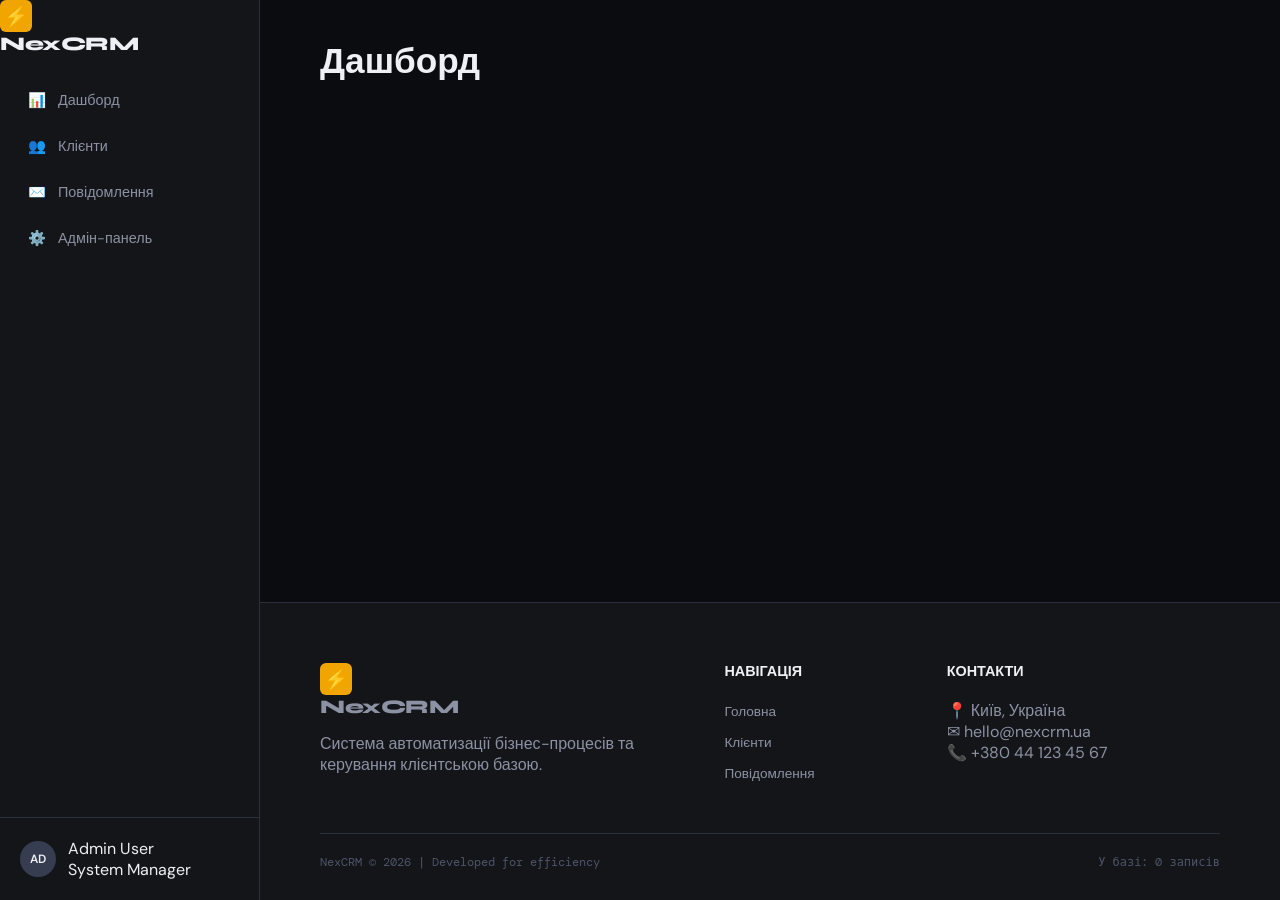
<file: Сайт/index.html>
<!DOCTYPE html>
<html lang="uk">
<head>
    <meta charset="UTF-8"/>
    <meta name="viewport" content="width=device-width, initial-scale=1.0"/>
    <title>NexCRM — Client Management System</title>
    
    <link rel="preconnect" href="https://fonts.googleapis.com"/>
    <link href="https://fonts.googleapis.com/css2?family=Syne:wght@400;700;800&family=DM+Mono:wght@400;500&family=DM+Sans:wght@400;500;600&display=swap" rel="stylesheet"/>
    
    <link rel="stylesheet" href="styles.css">
</head>
<body>

    <aside class="sidebar">
        <div class="sb-brand">
            <div class="sb-logo">⚡</div>
            <div class="sb-name">NexCRM</div>
        </div>
        
        <nav class="nav-list">
            <div class="nav-item active" onclick="goPage('dashboard')">
                <span class="nav-icon">📊</span> Дашборд
            </div>
            <div class="nav-item" onclick="goPage('clients')">
                <span class="nav-icon">👥</span> Клієнти
            </div>
            <div class="nav-item" onclick="goPage('contacts')">
                <span class="nav-icon">✉️</span> Повідомлення
            </div>
            <div class="nav-item" onclick="goPage('admin')">
                <span class="nav-icon">⚙️</span> Адмін-панель
            </div>
        </nav>

        <div class="sb-user">
            <div class="user-avatar">AD</div>
            <div class="user-info">
                <div class="user-name">Admin User</div>
                <div class="user-role">System Manager</div>
            </div>
        </div>
    </aside>

    <main class="main-content">
        
        <section id="page-dashboard" class="page">
            <header class="page-header">
                <h1 class="page-title">Дашборд</h1>
            </header>
            <div id="dashboard-content">
                </div>
        </section>

        <section id="page-clients" class="page" style="display:none;">
            <header class="page-header">
                <h1 class="page-title">База клієнтів</h1>
                <button class="btn btn-primary" onclick="openClientModal()">+ Додати клієнта</button>
            </header>
            <div class="card">
                <div id="clients-table-container">
                    </div>
            </div>
        </section>

        <section id="page-contacts" class="page" style="display:none;">
            <header class="page-header">
                <h1 class="page-title">Зворотний зв'язок</h1>
            </header>
            <div id="contacts-list"></div>
        </section>

        <section id="page-admin" class="page" style="display:none;">
            <header class="page-header">
                <h1 class="page-title">Налаштування системи</h1>
            </header>
            <div class="card">
                <button class="btn btn-danger" onclick="clearAllData()">Видалити всі дані</button>
                <button class="btn" onclick="seedDemoData()">Завантажити демо-дані</button>
            </div>
        </section>

        <footer class="footer">
            <div class="footer-grid">
                <div class="footer-col">
                    <div class="sb-brand" style="padding:0; border:none; margin-bottom:15px;">
                        <div class="sb-logo">⚡</div>
                        <div class="sb-name">NexCRM</div>
                    </div>
                    <p>Система автоматизації бізнес-процесів та керування клієнтською базою.</p>
                </div>
                <div class="footer-col">
                    <h4>Навігація</h4>
                    <ul class="footer-links">
                        <li><a onclick="goPage('dashboard')">Головна</a></li>
                        <li><a onclick="goPage('clients')">Клієнти</a></li>
                        <li><a onclick="goPage('contacts')">Повідомлення</a></li>
                    </ul>
                </div>
                <div class="footer-col">
                    <h4>Контакти</h4>
                    <p>📍 Київ, Україна</p>
                    <p>✉ hello@nexcrm.ua</p>
                    <p>📞 +380 44 123 45 67</p>
                </div>
            </div>
            <div class="footer-bottom">
                <div>NexCRM &copy; 2026 | Developed for efficiency</div>
                <div>У базі: <span id="footer-count">0</span> записів</div>
            </div>
        </footer>
    </main>

    <div id="modal-overlay" class="modal-overlay" onclick="closeModal()">
        <div class="modal-card" onclick="event.stopPropagation()">
            <h2 id="modal-title">Клієнт</h2>
            <div id="modal-body">
                </div>
        </div>
    </div>

    <div id="toast-container"></div>

    <script src="scripts.js"></script>
</body>
</html>
</file>
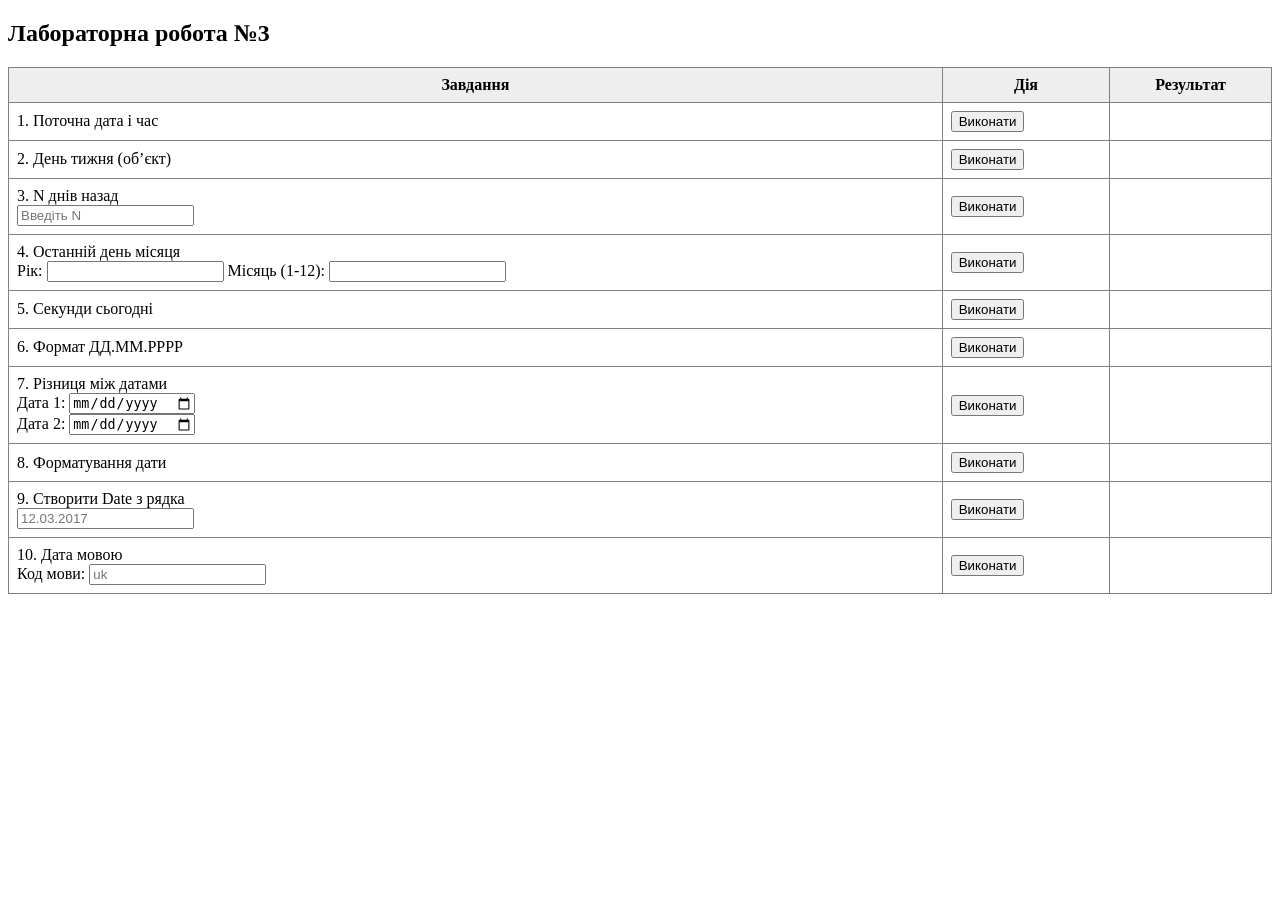
<file: Lab3/lab3.html>
<!DOCTYPE html>
<html lang="uk">
<head>
    <meta charset="UTF-8">
    <title>Lab 3 - Date</title>
    <script src="lab3_lib.js"></script>
    <script src="lab3.js" defer></script>
    <style>
        table { border-collapse: collapse; width: 100%; }
        td, th { border: 1px solid gray; padding: 8px; }
        th { background: #eee; }
    </style>
</head>
<body>

<h2>Лабораторна робота №3</h2>

<table>
<tr>
    <th>Завдання</th>
    <th>Дія</th>
    <th>Результат</th>
</tr>

<!-- 1 -->
<tr>
    <td>1. Поточна дата і час</td>
    <td><button onclick="showCurrentDate()">Виконати</button></td>
    <td id="result1"></td>
</tr>

<!-- 2 -->
<tr>
    <td>2. День тижня (об’єкт)</td>
    <td><button onclick="task2()">Виконати</button></td>
    <td id="result2"></td>
</tr>

<!-- 3 -->
<tr>
    <td>
        3. N днів назад <br>
        <input type="text" id="daysAgo" placeholder="Введіть N">
    </td>
    <td><button onclick="task3()">Виконати</button></td>
    <td id="result3"></td>
</tr>

<!-- 4 -->
<tr>
    <td>
        4. Останній день місяця <br>
        Рік: <input type="text" id="year">
        Місяць (1-12): <input type="text" id="month">
    </td>
    <td><button onclick="task4()">Виконати</button></td>
    <td id="result4"></td>
</tr>

<!-- 5 -->
<tr>
    <td>5. Секунди сьогодні</td>
    <td><button onclick="task5()">Виконати</button></td>
    <td id="result5"></td>
</tr>

<!-- 6 -->
<tr>
    <td>6. Формат ДД.ММ.РРРР</td>
    <td><button onclick="task6()">Виконати</button></td>
    <td id="result6"></td>
</tr>

<!-- 7 -->
<tr>
    <td>
        7. Різниця між датами <br>
        Дата 1: <input type="date" id="date1"><br>
        Дата 2: <input type="date" id="date2">
    </td>
    <td><button onclick="task7()">Виконати</button></td>
    <td id="result7"></td>
</tr>

<!-- 8 -->
<tr>
    <td>8. Форматування дати</td>
    <td><button onclick="task8()">Виконати</button></td>
    <td id="result8"></td>
</tr>

<!-- 9 -->
<tr>
    <td>
        9. Створити Date з рядка <br>
        <input type="text" id="dateString" placeholder="12.03.2017">
    </td>
    <td><button onclick="task9()">Виконати</button></td>
    <td id="result9"></td>
</tr>

<!-- 10 -->
<tr>
    <td>
        10. Дата мовою <br>
        Код мови: <input type="text" id="lang" placeholder="uk">
    </td>
    <td><button onclick="task10()">Виконати</button></td>
    <td id="result10"></td>
</tr>

</table>

</body>
</html>
</file>
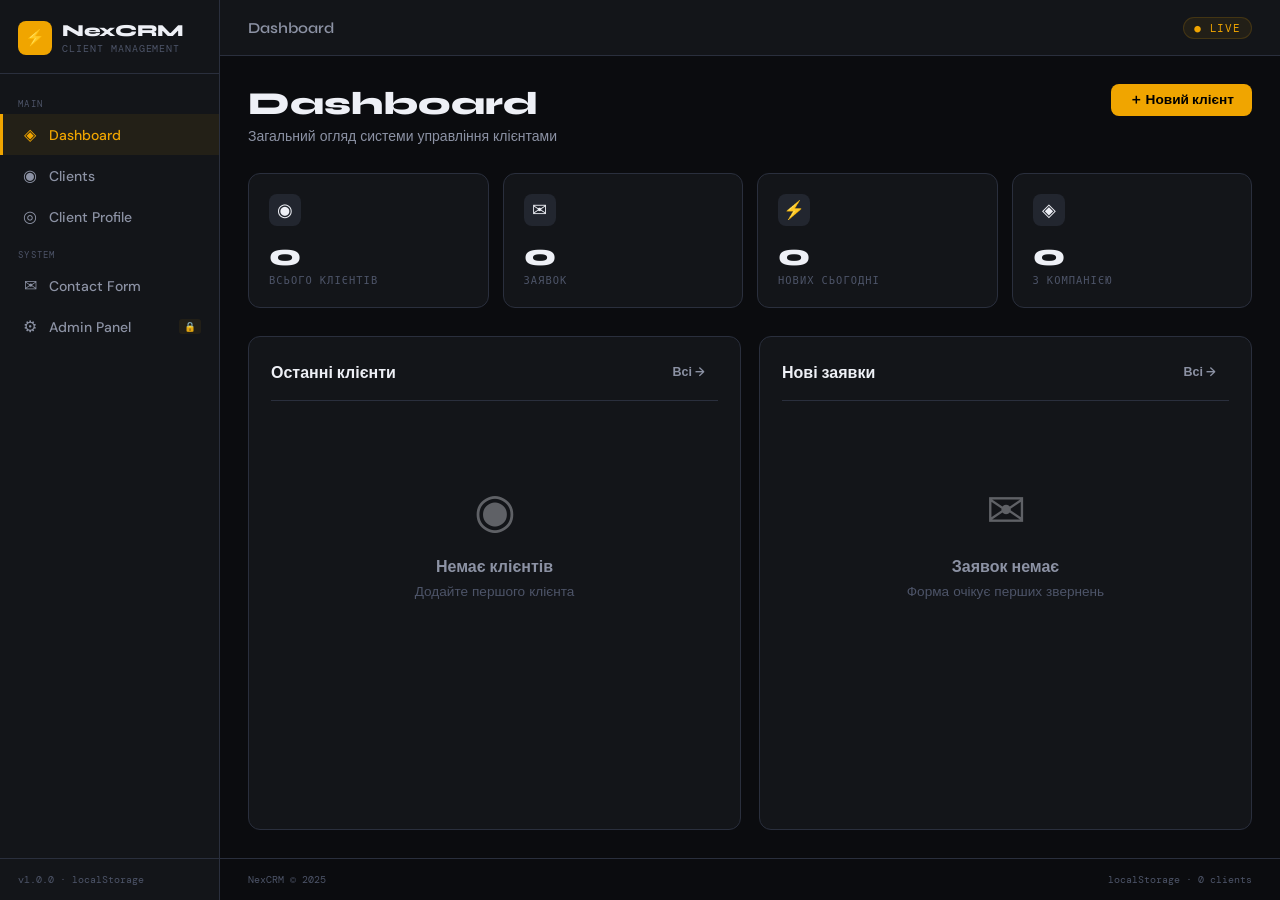
<file: Сайт/crm.html>
<!DOCTYPE html>
<html lang="uk">
<head>
<meta charset="UTF-8"/>
<meta name="viewport" content="width=device-width, initial-scale=1.0"/>
<title>NexCRM — Client Management System</title>
<link rel="preconnect" href="https://fonts.googleapis.com"/>
<link href="https://fonts.googleapis.com/css2?family=Syne:wght@400;600;700;800&family=DM+Mono:wght@300;400;500&family=DM+Sans:wght@300;400;500;600&display=swap" rel="stylesheet"/>
<style>
/* ═══════════════════════════════════════════
   DESIGN SYSTEM — Refined Industrial Dark
   ═══════════════════════════════════════════ */
:root {
  --bg:        #0b0c0f;
  --surface:   #131519;
  --raised:    #1a1d24;
  --overlay:   #22262f;
  --border:    #2a2f3d;
  --border2:   #363d50;
  --tx1:       #eef0f6;
  --tx2:       #8c92a4;
  --tx3:       #4d5468;
  --acc:       #f0a500;
  --acc-dim:   #b87c00;
  --acc-glow:  rgba(240,165,0,.16);
  --acc-sub:   rgba(240,165,0,.07);
  --ok:        #3ecf72;
  --ok-bg:     rgba(62,207,114,.1);
  --err:       #e05353;
  --err-bg:    rgba(224,83,83,.1);
  --info:      #5b9cf6;
  --info-bg:   rgba(91,156,246,.1);
  --fD: 'Syne',sans-serif;
  --fB: 'DM Sans',sans-serif;
  --fM: 'DM Mono',monospace;
  --r1:4px; --r2:8px; --r3:12px; --r4:20px;
  --sh: 0 8px 32px rgba(0,0,0,.55);
  --nav:220px;
}
*,*::before,*::after{box-sizing:border-box;margin:0;padding:0}
html{font-size:16px;-webkit-font-smoothing:antialiased}
body{font-family:var(--fB);background:var(--bg);color:var(--tx1);min-height:100vh;display:flex;flex-direction:column;overflow-x:hidden}

/* ── LAYOUT ── */
.shell{display:flex;min-height:100vh}

/* ── SIDEBAR ── */
.sidebar{
  width:var(--nav);flex-shrink:0;background:var(--surface);
  border-right:1px solid var(--border);display:flex;flex-direction:column;
  position:fixed;top:0;left:0;height:100vh;z-index:200;
  transition:transform .25s ease;
}
.sb-brand{
  padding:20px 18px 18px;border-bottom:1px solid var(--border);
  display:flex;align-items:center;gap:10px;
}
.sb-logo{
  width:34px;height:34px;background:var(--acc);border-radius:var(--r2);
  display:flex;align-items:center;justify-content:center;font-size:16px;flex-shrink:0;
}
.sb-name{font-family:var(--fD);font-weight:800;font-size:1.05rem;letter-spacing:-.02em}
.sb-sub{font-family:var(--fM);font-size:.6rem;color:var(--tx3);text-transform:uppercase;letter-spacing:.1em;margin-top:1px}
.sb-nav{flex:1;padding:12px 0;overflow-y:auto}
.nav-sec{font-family:var(--fM);font-size:.58rem;text-transform:uppercase;letter-spacing:.14em;color:var(--tx3);padding:12px 18px 4px}
.nav-link{
  display:flex;align-items:center;gap:10px;padding:10px 18px;
  color:var(--tx2);font-size:.875rem;font-weight:500;cursor:pointer;
  border-left:3px solid transparent;transition:all .15s ease;user-select:none;
}
.nav-link:hover{background:var(--raised);color:var(--tx1)}
.nav-link.active{color:var(--acc);background:var(--acc-sub);border-left-color:var(--acc)}
.nav-link .ni{font-size:1rem;width:18px;text-align:center;flex-shrink:0}
.sb-foot{padding:14px 18px;border-top:1px solid var(--border);font-family:var(--fM);font-size:.65rem;color:var(--tx3)}

/* ── MAIN ── */
.main{flex:1;margin-left:var(--nav);display:flex;flex-direction:column;min-height:100vh}
.topbar{
  height:56px;background:var(--surface);border-bottom:1px solid var(--border);
  display:flex;align-items:center;justify-content:space-between;
  padding:0 28px;position:sticky;top:0;z-index:100;
}
.topbar-left{display:flex;align-items:center;gap:12px}
.hamburger{display:none;background:none;border:none;color:var(--tx1);font-size:1.3rem;cursor:pointer;padding:4px}
.page-title{font-family:var(--fD);font-size:.95rem;font-weight:600;color:var(--tx2)}
.topbar-right{display:flex;align-items:center;gap:10px}
.topbar-badge{
  background:var(--acc-sub);color:var(--acc);border:1px solid var(--acc-glow);
  border-radius:var(--r4);padding:3px 10px;font-family:var(--fM);font-size:.68rem;
  text-transform:uppercase;letter-spacing:.08em;
}

/* ── PAGE ── */
.page{display:none;flex-direction:column;flex:1;padding:28px;animation:fadeUp .3s ease}
.page.active{display:flex}
@keyframes fadeUp{from{opacity:0;transform:translateY(8px)}to{opacity:1;transform:translateY(0)}}
.page-header{display:flex;align-items:flex-start;justify-content:space-between;gap:16px;margin-bottom:28px;flex-wrap:wrap}
.page-header h1{font-family:var(--fD);font-size:clamp(1.5rem,3vw,2rem);font-weight:800}
.page-header p{font-size:.875rem;color:var(--tx2);margin-top:4px}

/* ── STATS ── */
.stats-grid{display:grid;grid-template-columns:repeat(auto-fit,minmax(180px,1fr));gap:14px;margin-bottom:28px}
.stat-card{
  background:var(--surface);border:1px solid var(--border);border-radius:var(--r3);
  padding:20px;position:relative;overflow:hidden;transition:all .2s ease;cursor:default;
}
.stat-card:hover{transform:translateY(-2px);border-color:var(--border2);box-shadow:0 4px 20px rgba(0,0,0,.4)}
.stat-card::after{content:'';position:absolute;top:0;left:0;right:0;height:2px;background:var(--acc);transform:scaleX(0);transition:transform .2s ease;transform-origin:left}
.stat-card:hover::after{transform:scaleX(1)}
.stat-icon{font-size:1.1rem;width:32px;height:32px;display:flex;align-items:center;justify-content:center;margin-bottom:14px;background:var(--overlay);border-radius:var(--r2);flex-shrink:0}
.stat-val{font-family:var(--fD);font-size:1.9rem;font-weight:800;line-height:1;margin-bottom:4px;font-variant-numeric:tabular-nums}
.stat-lbl{font-family:var(--fM);font-size:.65rem;text-transform:uppercase;letter-spacing:.1em;color:var(--tx3)}

/* ── CARDS ── */
.card{background:var(--surface);border:1px solid var(--border);border-radius:var(--r3);padding:22px}
.card-hd{display:flex;align-items:center;justify-content:space-between;margin-bottom:18px;padding-bottom:14px;border-bottom:1px solid var(--border)}
.card-hd h3{font-family:var(--fD);font-size:1rem;font-weight:700}

/* ── BUTTONS ── */
.btn{
  display:inline-flex;align-items:center;gap:6px;padding:9px 18px;border-radius:var(--r2);
  font-family:var(--fB);font-size:.855rem;font-weight:600;cursor:pointer;border:none;
  transition:all .15s ease;white-space:nowrap;text-decoration:none;line-height:1;
}
.btn-primary{background:var(--acc);color:#000}
.btn-primary:hover{background:var(--acc-dim);box-shadow:0 0 18px var(--acc-glow)}
.btn-secondary{background:var(--raised);color:var(--tx1);border:1px solid var(--border)}
.btn-secondary:hover{background:var(--overlay);border-color:var(--border2)}
.btn-danger{background:var(--err-bg);color:var(--err);border:1px solid var(--err)}
.btn-danger:hover{background:var(--err);color:#fff}
.btn-ghost{background:transparent;color:var(--tx2);border:1px solid transparent}
.btn-ghost:hover{background:var(--raised);color:var(--tx1)}
.btn-sm{padding:6px 12px;font-size:.78rem}
.btn-icon{padding:7px;border-radius:var(--r1)}

/* ── FORMS ── */
.form-group{margin-bottom:18px}
.form-label{display:block;font-family:var(--fM);font-size:.68rem;text-transform:uppercase;letter-spacing:.08em;color:var(--tx2);margin-bottom:6px;font-weight:500}
.form-input,.form-textarea,.form-select{
  width:100%;background:var(--raised);border:1px solid var(--border);border-radius:var(--r2);
  padding:10px 14px;color:var(--tx1);font-family:var(--fB);font-size:.9rem;
  outline:none;transition:border-color .15s,box-shadow .15s;
}
.form-input:focus,.form-textarea:focus,.form-select:focus{
  border-color:var(--acc);box-shadow:0 0 0 3px var(--acc-glow);
}
.form-input::placeholder,.form-textarea::placeholder{color:var(--tx3)}
.form-textarea{resize:vertical;min-height:110px}
.form-select{cursor:pointer;appearance:none;background-image:url("data:image/svg+xml,%3Csvg xmlns='http://www.w3.org/2000/svg' width='10' height='10' viewBox='0 0 10 10'%3E%3Cpath fill='%238c92a4' d='M5 7L1 3h8z'/%3E%3C/svg%3E");background-repeat:no-repeat;background-position:right 12px center;padding-right:32px}
.form-err{font-size:.75rem;color:var(--err);margin-top:5px;display:none}
.form-group.err .form-input,.form-group.err .form-textarea{border-color:var(--err);box-shadow:0 0 0 3px var(--err-bg)}
.form-group.err .form-err{display:block}
.form-row{display:grid;grid-template-columns:1fr 1fr;gap:14px}

/* ── TABLE ── */
.tbl-wrap{overflow-x:auto;border-radius:var(--r3);border:1px solid var(--border)}
table{width:100%;border-collapse:collapse}
thead{background:var(--raised)}
th{padding:11px 16px;text-align:left;font-family:var(--fM);font-size:.65rem;text-transform:uppercase;letter-spacing:.1em;color:var(--tx3);border-bottom:1px solid var(--border);white-space:nowrap}
td{padding:13px 16px;border-bottom:1px solid var(--border);font-size:.875rem;color:var(--tx2);vertical-align:middle}
tr:last-child td{border-bottom:none}
tbody tr{transition:background .12s}
tbody tr:hover{background:var(--raised)}
.td-p{color:var(--tx1);font-weight:500}
.td-m{font-family:var(--fM);font-size:.78rem}
.td-actions{display:flex;gap:6px;align-items:center}

/* ── AVATAR ── */
.av{
  width:34px;height:34px;border-radius:var(--r2);background:var(--overlay);
  display:flex;align-items:center;justify-content:center;
  font-family:var(--fD);font-weight:700;font-size:.8rem;color:var(--acc);flex-shrink:0;
}
.av-lg{width:56px;height:56px;font-size:1.2rem;border-radius:var(--r3)}

/* ── BADGES ── */
.badge{display:inline-flex;align-items:center;padding:2px 8px;border-radius:var(--r4);font-size:.65rem;font-weight:600;font-family:var(--fM);text-transform:uppercase;letter-spacing:.06em}
.badge-ok{background:var(--ok-bg);color:var(--ok)}
.badge-err{background:var(--err-bg);color:var(--err)}
.badge-info{background:var(--info-bg);color:var(--info)}
.badge-acc{background:var(--acc-sub);color:var(--acc)}

/* ── MODAL ── */
.modal-bg{
  position:fixed;inset:0;background:rgba(0,0,0,.72);backdrop-filter:blur(5px);
  z-index:500;display:flex;align-items:center;justify-content:center;padding:16px;
  opacity:0;pointer-events:none;transition:opacity .22s ease;
}
.modal-bg.open{opacity:1;pointer-events:all}
.modal{
  background:var(--surface);border:1px solid var(--border2);border-radius:var(--r4);
  padding:26px;width:100%;max-width:520px;max-height:90vh;overflow-y:auto;
  transform:translateY(16px) scale(.97);transition:transform .22s ease;box-shadow:var(--sh);
}
.modal-bg.open .modal{transform:translateY(0) scale(1)}
.modal-hd{display:flex;align-items:center;justify-content:space-between;margin-bottom:22px}
.modal-hd h3{font-family:var(--fD);font-size:1.15rem;font-weight:700}
.modal-close{background:none;border:none;color:var(--tx3);cursor:pointer;font-size:1.2rem;padding:2px;transition:color .12s;line-height:1}
.modal-close:hover{color:var(--tx1)}
.modal-ft{display:flex;justify-content:flex-end;gap:10px;margin-top:22px;padding-top:16px;border-top:1px solid var(--border)}

/* ── TOAST ── */
#toasts{position:fixed;bottom:20px;right:20px;z-index:999;display:flex;flex-direction:column;gap:10px;pointer-events:none}
.toast{
  background:var(--raised);border:1px solid var(--border2);border-radius:var(--r2);
  padding:11px 16px;display:flex;align-items:center;gap:10px;font-size:.875rem;font-weight:500;
  min-width:260px;box-shadow:var(--sh);pointer-events:all;
  animation:tIn .28s ease forwards;
}
.toast.removing{animation:tOut .28s ease forwards}
.toast.ok{border-left:3px solid var(--ok)}
.toast.err{border-left:3px solid var(--err)}
.toast.info{border-left:3px solid var(--info)}
@keyframes tIn{from{transform:translateX(110%);opacity:0}to{transform:translateX(0);opacity:1}}
@keyframes tOut{to{transform:translateX(110%);opacity:0}}

/* ── SEARCH ── */
.search-wrap{position:relative;flex:1;max-width:320px}
.search-wrap svg{position:absolute;left:10px;top:50%;transform:translateY(-50%);color:var(--tx3);pointer-events:none}
.search-input{
  width:100%;background:var(--raised);border:1px solid var(--border);border-radius:var(--r4);
  padding:8px 14px 8px 34px;color:var(--tx1);font-family:var(--fB);font-size:.875rem;outline:none;
  transition:border-color .15s;
}
.search-input:focus{border-color:var(--acc)}
.search-input::placeholder{color:var(--tx3)}

/* ── EMPTY STATE ── */
.empty{text-align:center;padding:60px 20px}
.empty-icon{font-size:3rem;opacity:.35;display:block;margin-bottom:14px}
.empty h3{font-size:1rem;color:var(--tx2);margin-bottom:6px}
.empty p{font-size:.85rem;color:var(--tx3)}

/* ── DETAIL VIEW ── */
.detail-grid{display:grid;grid-template-columns:1fr 320px;gap:18px}
.info-row{display:flex;gap:12px;padding:11px 0;border-bottom:1px solid var(--border)}
.info-row:last-child{border-bottom:none}
.info-lbl{font-family:var(--fM);font-size:.65rem;text-transform:uppercase;letter-spacing:.08em;color:var(--tx3);min-width:90px;padding-top:2px}
.info-val{color:var(--tx1);font-size:.9rem;flex:1;word-break:break-word}

/* ── DASHBOARD RECENT ── */
.recent-row{display:flex;align-items:center;gap:12px;padding:11px 0;border-bottom:1px solid var(--border)}
.recent-row:last-child{border-bottom:none}
.recent-info{flex:1;min-width:0}
.recent-name{font-weight:600;font-size:.9rem;color:var(--tx1);white-space:nowrap;overflow:hidden;text-overflow:ellipsis}
.recent-meta{font-size:.78rem;color:var(--tx3);font-family:var(--fM)}

/* ── FOOTER ── */
.footer{padding:14px 28px;border-top:1px solid var(--border);font-family:var(--fM);font-size:.65rem;color:var(--tx3);display:flex;justify-content:space-between;align-items:center;margin-top:auto}

/* ── RESPONSIVE ── */
@media(max-width:900px){
  .sidebar{transform:translateX(-100%)}
  .sidebar.open{transform:translateX(0);box-shadow:var(--sh)}
  .main{margin-left:0}
  .hamburger{display:block}
  .detail-grid{grid-template-columns:1fr}
  .form-row{grid-template-columns:1fr}
  .page{padding:18px}
}
@media(max-width:600px){
  .stats-grid{grid-template-columns:1fr 1fr}
  .hide-mobile{display:none!important}
}

/* ── DIVIDER ── */
.divider{height:1px;background:var(--border);margin:18px 0}

/* ── CONFIRM MODAL ── */
.confirm-icon{font-size:2.4rem;display:block;text-align:center;margin-bottom:12px}
.confirm-msg{text-align:center;color:var(--tx2);margin-bottom:6px;font-size:.9rem}

/* ── PASSWORD GATE ── */
.pw-gate{
  position:fixed;inset:0;background:rgba(0,0,0,.85);backdrop-filter:blur(8px);
  z-index:600;display:flex;align-items:center;justify-content:center;padding:20px;
  opacity:0;pointer-events:none;transition:opacity .25s ease;
}
.pw-gate.open{opacity:1;pointer-events:all}
.pw-box{
  background:var(--surface);border:1px solid var(--border2);border-radius:var(--r4);
  padding:32px 28px;width:100%;max-width:380px;box-shadow:var(--sh);
  transform:translateY(14px) scale(.97);transition:transform .25s ease;
}
.pw-gate.open .pw-box{transform:translateY(0) scale(1)}
.pw-lock{
  width:52px;height:52px;background:var(--acc-sub);border:1px solid var(--acc-glow);
  border-radius:var(--r3);display:flex;align-items:center;justify-content:center;
  font-size:1.5rem;margin:0 auto 18px;
}
.pw-title{font-family:var(--fD);font-size:1.2rem;font-weight:800;text-align:center;margin-bottom:6px}
.pw-sub{font-size:.82rem;color:var(--tx3);text-align:center;font-family:var(--fM);margin-bottom:24px}
.pw-input-wrap{position:relative;margin-bottom:10px}
.pw-input{
  width:100%;background:var(--raised);border:1px solid var(--border);border-radius:var(--r2);
  padding:11px 42px 11px 14px;color:var(--tx1);font-family:var(--fM);font-size:1rem;
  outline:none;transition:border-color .15s,box-shadow .15s;letter-spacing:.12em;
}
.pw-input:focus{border-color:var(--acc);box-shadow:0 0 0 3px var(--acc-glow)}
.pw-input.shake{animation:shake .35s ease}
.pw-input.wrong{border-color:var(--err);box-shadow:0 0 0 3px var(--err-bg)}
.pw-eye{
  position:absolute;right:12px;top:50%;transform:translateY(-50%);
  background:none;border:none;color:var(--tx3);cursor:pointer;font-size:.9rem;
  transition:color .12s;padding:2px;
}
.pw-eye:hover{color:var(--tx1)}
.pw-err{font-size:.78rem;color:var(--err);text-align:center;min-height:18px;margin-bottom:10px;font-family:var(--fM)}
.pw-btn{
  width:100%;padding:11px;background:var(--acc);color:#000;border:none;border-radius:var(--r2);
  font-family:var(--fD);font-size:.95rem;font-weight:700;cursor:pointer;transition:all .15s;
}
.pw-btn:hover{background:var(--acc-dim);box-shadow:0 0 20px var(--acc-glow)}
.pw-cancel{
  width:100%;margin-top:10px;padding:8px;background:transparent;color:var(--tx3);
  border:1px solid transparent;border-radius:var(--r2);font-family:var(--fB);
  font-size:.82rem;cursor:pointer;transition:all .15s;
}
.pw-cancel:hover{color:var(--tx1);border-color:var(--border)}
.pw-hint{font-size:.7rem;color:var(--tx3);text-align:center;margin-top:14px;font-family:var(--fM)}
.pw-hint span{color:var(--acc)}
.pw-attempts{
  display:flex;justify-content:center;gap:5px;margin-bottom:16px;
}
.pw-dot{
  width:8px;height:8px;border-radius:50%;background:var(--border2);transition:background .2s;
}
.pw-dot.filled{background:var(--acc)}
.pw-dot.wrong{background:var(--err)}
.nav-link .lock-badge{
  margin-left:auto;font-size:.6rem;background:var(--acc-sub);color:var(--acc);
  border-radius:3px;padding:1px 5px;font-family:var(--fM);
}
@keyframes shake{
  0%,100%{transform:translateX(0)}
  20%{transform:translateX(-6px)}
  40%{transform:translateX(6px)}
  60%{transform:translateX(-4px)}
  80%{transform:translateX(4px)}
}
</style>
</head>
<body>

<!-- ════════════ SIDEBAR ════════════ -->
<div class="shell">
<nav class="sidebar" id="sidebar">
  <div class="sb-brand">
    <div class="sb-logo">⚡</div>
    <div>
      <div class="sb-name">NexCRM</div>
      <div class="sb-sub">Client Management</div>
    </div>
  </div>
  <div class="sb-nav">
    <div class="nav-sec">Main</div>
    <div class="nav-link active" data-page="dashboard">
      <span class="ni">◈</span> Dashboard
    </div>
    <div class="nav-link" data-page="clients">
      <span class="ni">◉</span> Clients
    </div>
    <div class="nav-link" data-page="client-detail">
      <span class="ni">◎</span> Client Profile
    </div>
    <div class="nav-sec">System</div>
    <div class="nav-link" data-page="contacts">
      <span class="ni">✉</span> Contact Form
    </div>
    <div class="nav-link" data-page="admin">
      <span class="ni">⚙</span> Admin Panel <span class="lock-badge">🔒</span>
    </div>
  </div>
  <div class="sb-foot">v1.0.0 · localStorage</div>
</nav>

<!-- ════════════ MAIN ════════════ -->
<main class="main">
  <header class="topbar">
    <div class="topbar-left">
      <button class="hamburger" id="hamburger">☰</button>
      <span class="page-title" id="topbar-title">Dashboard</span>
    </div>
    <div class="topbar-right">
      <span class="topbar-badge" id="topbar-badge">● Live</span>
    </div>
  </header>

  <!-- ── DASHBOARD ── -->
  <section class="page active" id="page-dashboard">
    <div class="page-header">
      <div>
        <h1>Dashboard</h1>
        <p>Загальний огляд системи управління клієнтами</p>
      </div>
      <button class="btn btn-primary" onclick="openAddModal()">＋ Новий клієнт</button>
    </div>
    <div class="stats-grid" id="dash-stats">
      <!-- rendered by JS -->
    </div>
    <div style="display:grid;grid-template-columns:1fr 1fr;gap:18px;flex:1" id="dash-cols">
      <div class="card">
        <div class="card-hd">
          <h3>Останні клієнти</h3>
          <button class="btn btn-ghost btn-sm" onclick="goPage('clients')">Всі →</button>
        </div>
        <div id="dash-recent"></div>
      </div>
      <div class="card">
        <div class="card-hd">
          <h3>Нові заявки</h3>
          <button class="btn btn-ghost btn-sm" onclick="goPage('admin')">Всі →</button>
        </div>
        <div id="dash-contacts"></div>
      </div>
    </div>
  </section>

  <!-- ── CLIENTS ── -->
  <section class="page" id="page-clients">
    <div class="page-header">
      <div>
        <h1>Клієнти</h1>
        <p>Повна база клієнтів</p>
      </div>
      <button class="btn btn-primary" onclick="openAddModal()">＋ Додати клієнта</button>
    </div>
    <div class="card">
      <div class="card-hd" style="flex-wrap:wrap;gap:10px">
        <h3 id="clients-count">Всі клієнти</h3>
        <div class="search-wrap">
          <svg width="14" height="14" viewBox="0 0 24 24" fill="none" stroke="currentColor" stroke-width="2"><circle cx="11" cy="11" r="8"/><path d="m21 21-4.35-4.35"/></svg>
          <input class="search-input" id="search-input" placeholder="Пошук за іменем, email..." oninput="renderClientsTable()"/>
        </div>
      </div>
      <div class="tbl-wrap">
        <table>
          <thead>
            <tr>
              <th>Клієнт</th>
              <th class="hide-mobile">Email</th>
              <th class="hide-mobile">Компанія</th>
              <th class="hide-mobile">Телефон</th>
              <th>Дата</th>
              <th>Дії</th>
            </tr>
          </thead>
          <tbody id="clients-tbody"></tbody>
        </table>
      </div>
    </div>
  </section>

  <!-- ── CLIENT DETAIL ── -->
  <section class="page" id="page-client-detail">
    <div class="page-header">
      <div>
        <button class="btn btn-ghost btn-sm" onclick="goPage('clients')" style="margin-bottom:8px">← Назад до списку</button>
        <h1 id="detail-name">—</h1>
        <p id="detail-company">—</p>
      </div>
      <div style="display:flex;gap:8px">
        <button class="btn btn-secondary" id="detail-edit-btn">✎ Редагувати</button>
        <button class="btn btn-danger" id="detail-delete-btn">✕ Видалити</button>
      </div>
    </div>
    <div class="detail-grid">
      <div class="card">
        <div class="card-hd"><h3>Інформація про клієнта</h3></div>
        <div id="detail-info"></div>
      </div>
      <div>
        <div class="card" style="margin-bottom:18px">
          <div class="card-hd"><h3>Статистика</h3></div>
          <div id="detail-stats"></div>
        </div>
        <div class="card">
          <div class="card-hd"><h3>Нотатки</h3></div>
          <p id="detail-notes" style="font-size:.875rem;color:var(--tx2);line-height:1.7"></p>
        </div>
      </div>
    </div>
  </section>

  <!-- ── CONTACTS ── -->
  <section class="page" id="page-contacts">
    <div class="page-header">
      <div>
        <h1>Контактна форма</h1>
        <p>Надішліть нам повідомлення — ми відповімо якнайшвидше</p>
      </div>
    </div>
    <div style="display:grid;grid-template-columns:1fr 1fr;gap:18px" class="contact-cols">
      <div class="card">
        <div class="card-hd"><h3>Нове повідомлення</h3></div>
        <form id="contact-form" onsubmit="submitContactForm(event)">
          <div class="form-group" id="cg-name">
            <label class="form-label">Ваше ім'я *</label>
            <input class="form-input" id="cf-name" placeholder="Іван Петренко"/>
            <div class="form-err">Введіть ваше ім'я</div>
          </div>
          <div class="form-group" id="cg-email">
            <label class="form-label">Email *</label>
            <input class="form-input" id="cf-email" type="email" placeholder="ivan@example.com"/>
            <div class="form-err">Введіть коректний email</div>
          </div>
          <div class="form-group" id="cg-msg">
            <label class="form-label">Повідомлення *</label>
            <textarea class="form-textarea" id="cf-message" placeholder="Опишіть ваш запит..."></textarea>
            <div class="form-err">Введіть повідомлення</div>
          </div>
          <button type="submit" class="btn btn-primary" style="width:100%">✉ Надіслати повідомлення</button>
        </form>
      </div>
      <div class="card">
        <div class="card-hd"><h3>Контактна інформація</h3></div>
        <div style="display:flex;flex-direction:column;gap:18px;padding-top:4px">
          <div style="display:flex;align-items:flex-start;gap:12px">
            <div style="font-size:1.5rem;margin-top:2px">📍</div>
            <div>
              <div style="font-weight:600;font-size:.9rem;margin-bottom:3px">Адреса</div>
              <div style="color:var(--tx2);font-size:.875rem">вул. Незалежності 1, Київ, Україна</div>
            </div>
          </div>
          <div style="display:flex;align-items:flex-start;gap:12px">
            <div style="font-size:1.5rem;margin-top:2px">📞</div>
            <div>
              <div style="font-weight:600;font-size:.9rem;margin-bottom:3px">Телефон</div>
              <div style="color:var(--tx2);font-size:.875rem">+38 (044) 123-45-67</div>
            </div>
          </div>
          <div style="display:flex;align-items:flex-start;gap:12px">
            <div style="font-size:1.5rem;margin-top:2px">✉️</div>
            <div>
              <div style="font-weight:600;font-size:.9rem;margin-bottom:3px">Email</div>
              <div style="color:var(--tx2);font-size:.875rem">hello@nexcrm.ua</div>
            </div>
          </div>
          <div style="display:flex;align-items:flex-start;gap:12px">
            <div style="font-size:1.5rem;margin-top:2px">🕐</div>
            <div>
              <div style="font-weight:600;font-size:.9rem;margin-bottom:3px">Години роботи</div>
              <div style="color:var(--tx2);font-size:.875rem">Пн–Пт: 9:00 – 18:00</div>
            </div>
          </div>
        </div>
      </div>
    </div>
  </section>

  <!-- ── ADMIN ── -->
  <section class="page" id="page-admin">
    <div class="page-header">
      <div>
        <h1>Адмін-панель</h1>
        <p>Управління клієнтами та перегляд заявок</p>
      </div>
      <div style="display:flex;gap:8px">
        <button class="btn btn-ghost btn-sm" onclick="logoutAdmin()">🔒 Вийти</button>
        <button class="btn btn-secondary btn-sm" onclick="seedDemoData()">⚡ Demo дані</button>
        <button class="btn btn-danger btn-sm" onclick="confirmClearAll()">✕ Очистити все</button>
      </div>
    </div>
    <div class="stats-grid" id="admin-stats"></div>
    <div style="display:grid;gap:18px">
      <div class="card">
        <div class="card-hd">
          <h3>Всі клієнти</h3>
          <button class="btn btn-primary btn-sm" onclick="openAddModal()">＋ Додати</button>
        </div>
        <div class="tbl-wrap">
          <table>
            <thead>
              <tr>
                <th>Клієнт</th>
                <th class="hide-mobile">Email</th>
                <th class="hide-mobile">Компанія</th>
                <th>Дата</th>
                <th>Дії</th>
              </tr>
            </thead>
            <tbody id="admin-clients-tbody"></tbody>
          </table>
        </div>
      </div>
      <div class="card">
        <div class="card-hd">
          <h3>Заявки з форми</h3>
          <span class="badge badge-info" id="submissions-count">0</span>
        </div>
        <div class="tbl-wrap">
          <table>
            <thead>
              <tr>
                <th>Ім'я</th>
                <th class="hide-mobile">Email</th>
                <th>Повідомлення</th>
                <th>Дата</th>
                <th>Дії</th>
              </tr>
            </thead>
            <tbody id="admin-submissions-tbody"></tbody>
          </table>
        </div>
      </div>
    </div>
  </section>

  <footer class="footer">
    <span>NexCRM © 2025</span>
    <span id="footer-storage">localStorage · <span id="footer-count">0</span> clients</span>
  </footer>
</main>
</div>

<!-- ════════════ MODALS ════════════ -->

<!-- Add / Edit Client Modal -->
<div class="modal-bg" id="modal-client">
  <div class="modal">
    <div class="modal-hd">
      <h3 id="modal-client-title">Новий клієнт</h3>
      <button class="modal-close" onclick="closeModal('modal-client')">✕</button>
    </div>
    <input type="hidden" id="edit-id"/>
    <div class="form-row">
      <div class="form-group" id="mg-name">
        <label class="form-label">Ім'я *</label>
        <input class="form-input" id="m-name" placeholder="Іван Петренко"/>
        <div class="form-err">Обов'язкове поле</div>
      </div>
      <div class="form-group" id="mg-email">
        <label class="form-label">Email *</label>
        <input class="form-input" id="m-email" type="email" placeholder="ivan@example.com"/>
        <div class="form-err">Введіть коректний email</div>
      </div>
    </div>
    <div class="form-row">
      <div class="form-group" id="mg-phone">
        <label class="form-label">Телефон</label>
        <input class="form-input" id="m-phone" placeholder="+380 50 123 4567"/>
        <div class="form-err">Некоректний формат</div>
      </div>
      <div class="form-group">
        <label class="form-label">Компанія</label>
        <input class="form-input" id="m-company" placeholder="ТОВ «Приклад»"/>
      </div>
    </div>
    <div class="form-group">
      <label class="form-label">Нотатки</label>
      <textarea class="form-textarea" id="m-notes" placeholder="Будь-яка додаткова інформація..."></textarea>
    </div>
    <div class="modal-ft">
      <button class="btn btn-ghost" onclick="closeModal('modal-client')">Скасувати</button>
      <button class="btn btn-primary" onclick="saveClientModal()">💾 Зберегти</button>
    </div>
  </div>
</div>

<!-- Confirm Modal -->
<div class="modal-bg" id="modal-confirm">
  <div class="modal" style="max-width:380px">
    <div class="modal-hd">
      <h3 id="confirm-title">Підтвердження</h3>
      <button class="modal-close" onclick="closeModal('modal-confirm')">✕</button>
    </div>
    <span class="confirm-icon" id="confirm-icon">⚠️</span>
    <p class="confirm-msg" id="confirm-msg">Ви впевнені?</p>
    <p style="text-align:center;font-size:.8rem;color:var(--tx3)" id="confirm-sub"></p>
    <div class="modal-ft">
      <button class="btn btn-ghost" onclick="closeModal('modal-confirm')">Скасувати</button>
      <button class="btn btn-danger" id="confirm-ok-btn">Так, видалити</button>
    </div>
  </div>
</div>

<!-- ════════════ PASSWORD GATE ════════════ -->
<div class="pw-gate" id="pw-gate">
  <div class="pw-box">
    <div class="pw-lock">🔐</div>
    <div class="pw-title">Адмін-панель</div>
    <div class="pw-sub">Введіть пароль для доступу</div>
    <div class="pw-attempts" id="pw-attempts">
      <div class="pw-dot" id="pw-d0"></div>
      <div class="pw-dot" id="pw-d1"></div>
      <div class="pw-dot" id="pw-d2"></div>
    </div>
    <div class="pw-input-wrap">
      <input class="pw-input" id="pw-input" type="password" placeholder="••••••••" maxlength="32"
        onkeydown="if(event.key==='Enter') checkPassword()"
        oninput="onPwInput()"/>
      <button class="pw-eye" id="pw-eye" onclick="togglePwEye()" title="Показати/Приховати">👁</button>
    </div>
    <div class="pw-err" id="pw-err"></div>
    <button class="pw-btn" onclick="checkPassword()">Увійти →</button>
    <button class="pw-cancel" onclick="closePwGate()">Скасувати</button>
    <div class="pw-hint">Підказка: пароль — <span>admin123</span></div>
  </div>
</div>

<!-- Toasts -->
<div id="toasts"></div>

<!-- Sidebar overlay for mobile -->
<div id="sb-overlay" style="display:none;position:fixed;inset:0;z-index:199;background:rgba(0,0,0,.5)" onclick="closeSidebar()"></div>

<script>
/* ═══════════════════════════════════
   DATA LAYER — localStorage
   ═══════════════════════════════════ */

const CLIENTS_KEY = 'nex_clients';
const CONTACTS_KEY = 'nex_contacts';

function uuid() {
  return crypto.randomUUID
    ? crypto.randomUUID()
    : 'xxxxxxxx-xxxx-4xxx-yxxx-xxxxxxxxxxxx'.replace(/[xy]/g, c => {
        const r = Math.random() * 16 | 0;
        return (c === 'x' ? r : r & 0x3 | 0x8).toString(16);
      });
}

// ── Clients ──
function getClients() {
  try { return JSON.parse(localStorage.getItem(CLIENTS_KEY) || '[]'); }
  catch { return []; }
}
function saveClients(list) { localStorage.setItem(CLIENTS_KEY, JSON.stringify(list)); }

function createClient(data) {
  const client = { id: uuid(), name: '', email: '', phone: '', company: '', notes: '', createdAt: new Date().toISOString(), ...data };
  const list = getClients();
  list.unshift(client);
  saveClients(list);
  return client;
}
function updateClient(id, data) {
  const list = getClients();
  const idx = list.findIndex(c => c.id === id);
  if (idx < 0) return null;
  list[idx] = { ...list[idx], ...data };
  saveClients(list);
  return list[idx];
}
function deleteClientById(id) {
  const list = getClients().filter(c => c.id !== id);
  saveClients(list);
}
function getClientById(id) { return getClients().find(c => c.id === id) || null; }

// ── Contacts ──
function getContacts() {
  try { return JSON.parse(localStorage.getItem(CONTACTS_KEY) || '[]'); }
  catch { return []; }
}
function saveContact(data) {
  const list = getContacts();
  list.unshift({ id: uuid(), ...data, submittedAt: new Date().toISOString() });
  localStorage.setItem(CONTACTS_KEY, JSON.stringify(list));
}
function deleteContact(id) {
  const list = getContacts().filter(s => s.id !== id);
  localStorage.setItem(CONTACTS_KEY, JSON.stringify(list));
}

/* ═══════════════════════════════════
   ROUTING / NAVIGATION
   ═══════════════════════════════════ */

let currentPage = 'dashboard';
let currentDetailId = null;
let adminAuthenticated = false;

const ADMIN_PASSWORD = 'admin123'; // Change this to your desired password
const SESSION_KEY = 'nex_admin_auth';

// Check if already authenticated this session
function isAdminAuthed() {
  return adminAuthenticated || sessionStorage.getItem(SESSION_KEY) === '1';
}
function setAdminAuthed() {
  adminAuthenticated = true;
  sessionStorage.setItem(SESSION_KEY, '1');
}
function revokeAdminAuth() {
  adminAuthenticated = false;
  sessionStorage.removeItem(SESSION_KEY);
}

/* ── Password Gate ── */
let pwAttempts = 0;
const MAX_ATTEMPTS = 3;
let pwPendingPage = null;

function openPwGate(targetPage) {
  pwPendingPage = targetPage;
  pwAttempts = 0;
  document.getElementById('pw-input').value = '';
  document.getElementById('pw-err').textContent = '';
  document.getElementById('pw-input').classList.remove('wrong','shake');
  resetDots();
  document.getElementById('pw-gate').classList.add('open');
  setTimeout(() => document.getElementById('pw-input').focus(), 200);
}

function closePwGate() {
  document.getElementById('pw-gate').classList.remove('open');
  pwPendingPage = null;
}

function onPwInput() {
  const input = document.getElementById('pw-input');
  input.classList.remove('wrong', 'shake');
  document.getElementById('pw-err').textContent = '';
  // Animate dots as user types
  const len = Math.min(input.value.length, 3);
  for (let i = 0; i < 3; i++) {
    const d = document.getElementById('pw-d' + i);
    d.classList.toggle('filled', i < len);
    d.classList.remove('wrong');
  }
}

function resetDots() {
  for (let i = 0; i < 3; i++) {
    const d = document.getElementById('pw-d' + i);
    d.classList.remove('filled', 'wrong');
  }
}

function checkPassword() {
  const val = document.getElementById('pw-input').value;
  const input = document.getElementById('pw-input');
  const errEl = document.getElementById('pw-err');

  if (!val.trim()) {
    errEl.textContent = 'Введіть пароль';
    input.focus();
    return;
  }

  if (val === ADMIN_PASSWORD) {
    setAdminAuthed();
    closePwGate();
    toast('Доступ дозволено ✓', 'ok');
    if (pwPendingPage) goPage(pwPendingPage);
  } else {
    pwAttempts++;
    input.classList.add('wrong', 'shake');
    // Turn dots red
    for (let i = 0; i < 3; i++) {
      document.getElementById('pw-d' + i).classList.add('wrong');
    }
    setTimeout(() => {
      input.classList.remove('shake');
    }, 400);

    const left = MAX_ATTEMPTS - pwAttempts;
    if (left > 0) {
      errEl.textContent = `Невірний пароль. Залишилось спроб: ${left}`;
    } else {
      errEl.textContent = 'Забагато спроб. Спробуйте пізніше.';
      document.getElementById('pw-input').disabled = true;
      document.querySelector('.pw-btn').disabled = true;
      setTimeout(() => {
        document.getElementById('pw-input').disabled = false;
        document.querySelector('.pw-btn').disabled = false;
        pwAttempts = 0;
        input.value = '';
        errEl.textContent = '';
        resetDots();
        input.classList.remove('wrong');
        input.focus();
      }, 5000);
    }
    input.select();
  }
}

function togglePwEye() {
  const input = document.getElementById('pw-input');
  const eye = document.getElementById('pw-eye');
  if (input.type === 'password') {
    input.type = 'text';
    eye.textContent = '🙈';
  } else {
    input.type = 'password';
    eye.textContent = '👁';
  }
}

// Close gate on backdrop click
document.getElementById('pw-gate').addEventListener('click', function(e) {
  if (e.target === this) closePwGate();
});

const PAGE_TITLES = {
  dashboard: 'Dashboard',
  clients: 'Клієнти',
  'client-detail': 'Профіль клієнта',
  contacts: 'Контактна форма',
  admin: 'Адмін-панель',
};

function goPage(page, id = null) {
  // Guard admin page with password
  if (page === 'admin' && !isAdminAuthed()) {
    openPwGate('admin');
    return;
  }

  document.querySelectorAll('.page').forEach(p => p.classList.remove('active'));
  document.querySelectorAll('.nav-link').forEach(l => l.classList.remove('active'));

  const el = document.getElementById('page-' + page);
  if (!el) return;
  el.classList.add('active');

  const navEl = document.querySelector(`.nav-link[data-page="${page}"]`);
  if (navEl) navEl.classList.add('active');

  document.getElementById('topbar-title').textContent = PAGE_TITLES[page] || page;
  currentPage = page;

  if (page === 'client-detail' && id) {
    currentDetailId = id;
    renderDetailPage(id);
  } else if (page === 'dashboard') {
    renderDashboard();
  } else if (page === 'clients') {
    renderClientsTable();
  } else if (page === 'admin') {
    renderAdminPage();
  }

  closeSidebar();
  updateFooter();
}

document.querySelectorAll('.nav-link').forEach(l => {
  l.addEventListener('click', () => goPage(l.dataset.page));
});

/* ═══════════════════════════════════
   SIDEBAR MOBILE
   ═══════════════════════════════════ */
document.getElementById('hamburger').addEventListener('click', () => {
  document.getElementById('sidebar').classList.add('open');
  document.getElementById('sb-overlay').style.display = 'block';
});
function closeSidebar() {
  document.getElementById('sidebar').classList.remove('open');
  document.getElementById('sb-overlay').style.display = 'none';
}

/* ═══════════════════════════════════
   HELPERS
   ═══════════════════════════════════ */
function initials(name) {
  return (name || '?').split(' ').slice(0, 2).map(w => w[0]).join('').toUpperCase();
}
function fmtDate(iso) {
  if (!iso) return '—';
  return new Date(iso).toLocaleDateString('uk-UA', { year: 'numeric', month: 'short', day: 'numeric' });
}
function truncate(s, n = 60) {
  return s && s.length > n ? s.slice(0, n) + '…' : (s || '');
}
function esc(s) {
  return String(s || '').replace(/&/g,'&amp;').replace(/</g,'&lt;').replace(/>/g,'&gt;');
}
function isEmail(s) { return /^[^\s@]+@[^\s@]+\.[^\s@]+$/.test(s); }
function isPhone(s) { return !s || /^[+\d\s\-().]{7,20}$/.test(s); }

/* ═══════════════════════════════════
   TOAST
   ═══════════════════════════════════ */
function toast(msg, type = 'info') {
  const icons = { ok: '✓', err: '✕', info: 'ℹ' };
  const el = document.createElement('div');
  el.className = `toast ${type}`;
  el.innerHTML = `<span>${icons[type] || 'ℹ'}</span><span>${esc(msg)}</span>`;
  document.getElementById('toasts').appendChild(el);
  setTimeout(() => {
    el.classList.add('removing');
    setTimeout(() => el.remove(), 300);
  }, 2800);
}

/* ═══════════════════════════════════
   MODALS
   ═══════════════════════════════════ */
function openModal(id) { document.getElementById(id).classList.add('open'); }
function closeModal(id) { document.getElementById(id).classList.remove('open'); }

// Close on backdrop click
document.querySelectorAll('.modal-bg').forEach(bg => {
  bg.addEventListener('click', e => { if (e.target === bg) bg.classList.remove('open'); });
});

/* ═══════════════════════════════════
   CLIENT MODAL (Add / Edit)
   ═══════════════════════════════════ */
function openAddModal() {
  document.getElementById('modal-client-title').textContent = 'Новий клієнт';
  document.getElementById('edit-id').value = '';
  ['m-name','m-email','m-phone','m-company','m-notes'].forEach(id => {
    document.getElementById(id).value = '';
  });
  clearFormErrors(['mg-name','mg-email','mg-phone']);
  openModal('modal-client');
}

function openEditModal(id) {
  const c = getClientById(id);
  if (!c) return;
  document.getElementById('modal-client-title').textContent = 'Редагувати клієнта';
  document.getElementById('edit-id').value = c.id;
  document.getElementById('m-name').value    = c.name    || '';
  document.getElementById('m-email').value   = c.email   || '';
  document.getElementById('m-phone').value   = c.phone   || '';
  document.getElementById('m-company').value = c.company || '';
  document.getElementById('m-notes').value   = c.notes   || '';
  clearFormErrors(['mg-name','mg-email','mg-phone']);
  openModal('modal-client');
}

function saveClientModal() {
  const name    = document.getElementById('m-name').value.trim();
  const email   = document.getElementById('m-email').value.trim();
  const phone   = document.getElementById('m-phone').value.trim();
  const company = document.getElementById('m-company').value.trim();
  const notes   = document.getElementById('m-notes').value.trim();

  clearFormErrors(['mg-name','mg-email','mg-phone']);
  let valid = true;
  if (!name)           { setErr('mg-name', 'Введіть ім\'я клієнта');     valid = false; }
  if (!email || !isEmail(email)) { setErr('mg-email', 'Введіть коректний email'); valid = false; }
  if (!isPhone(phone)) { setErr('mg-phone', 'Некоректний номер телефону'); valid = false; }
  if (!valid) return;

  const id = document.getElementById('edit-id').value;
  if (id) {
    updateClient(id, { name, email, phone, company, notes });
    toast('Клієнта оновлено', 'ok');
  } else {
    createClient({ name, email, phone, company, notes });
    toast('Клієнта додано', 'ok');
  }
  closeModal('modal-client');
  refreshCurrentPage();
}

function setErr(groupId, msg) {
  const g = document.getElementById(groupId);
  if (!g) return;
  g.classList.add('err');
  const e = g.querySelector('.form-err');
  if (e) e.textContent = msg;
}
function clearFormErrors(groups) {
  groups.forEach(id => {
    const g = document.getElementById(id);
    if (g) g.classList.remove('err');
  });
}

/* ═══════════════════════════════════
   CONFIRM MODAL
   ═══════════════════════════════════ */
function confirmAction({ title, msg, sub, icon = '⚠️', label = 'Так, видалити', onConfirm }) {
  document.getElementById('confirm-title').textContent = title || 'Підтвердження';
  document.getElementById('confirm-icon').textContent  = icon;
  document.getElementById('confirm-msg').textContent   = msg  || 'Ви впевнені?';
  document.getElementById('confirm-sub').textContent   = sub  || '';
  document.getElementById('confirm-ok-btn').textContent = label;
  document.getElementById('confirm-ok-btn').onclick = () => {
    closeModal('modal-confirm');
    if (onConfirm) onConfirm();
  };
  openModal('modal-confirm');
}

/* ═══════════════════════════════════
   RENDER: DASHBOARD
   ═══════════════════════════════════ */
function renderDashboard() {
  const clients  = getClients();
  const contacts = getContacts();

  // Stats
  const today = new Date().toDateString();
  const newToday = clients.filter(c => new Date(c.createdAt).toDateString() === today).length;

  document.getElementById('dash-stats').innerHTML = `
    <div class="stat-card">
      <span class="stat-icon">◉</span>
      <div class="stat-val">${clients.length}</div>
      <div class="stat-lbl">Всього клієнтів</div>
    </div>
    <div class="stat-card">
      <span class="stat-icon">✉</span>
      <div class="stat-val">${contacts.length}</div>
      <div class="stat-lbl">Заявок</div>
    </div>
    <div class="stat-card">
      <span class="stat-icon">⚡</span>
      <div class="stat-val">${newToday}</div>
      <div class="stat-lbl">Нових сьогодні</div>
    </div>
    <div class="stat-card">
      <span class="stat-icon">◈</span>
      <div class="stat-val">${clients.filter(c=>c.company).length}</div>
      <div class="stat-lbl">З компанією</div>
    </div>
  `;

  // Recent clients
  const recent = clients.slice(0, 6);
  document.getElementById('dash-recent').innerHTML = recent.length
    ? recent.map(c => `
        <div class="recent-row" style="cursor:pointer" onclick="goPage('client-detail','${c.id}')">
          <div class="av">${esc(initials(c.name))}</div>
          <div class="recent-info">
            <div class="recent-name">${esc(c.name)}</div>
            <div class="recent-meta">${esc(c.email)}</div>
          </div>
          <div><span class="badge badge-acc">${esc(c.company || 'Особа')}</span></div>
        </div>
      `).join('')
    : '<div class="empty"><span class="empty-icon">◉</span><h3>Немає клієнтів</h3><p>Додайте першого клієнта</p></div>';

  // Recent contacts
  const recentC = contacts.slice(0, 5);
  document.getElementById('dash-contacts').innerHTML = recentC.length
    ? recentC.map(s => `
        <div class="recent-row">
          <div class="av" style="background:var(--info-bg);color:var(--info)">${esc(initials(s.name))}</div>
          <div class="recent-info">
            <div class="recent-name">${esc(s.name)}</div>
            <div class="recent-meta">${truncate(s.message, 40)}</div>
          </div>
          <div style="font-family:var(--fM);font-size:.65rem;color:var(--tx3);white-space:nowrap">${fmtDate(s.submittedAt)}</div>
        </div>
      `).join('')
    : '<div class="empty"><span class="empty-icon">✉</span><h3>Заявок немає</h3><p>Форма очікує перших звернень</p></div>';
}

/* ═══════════════════════════════════
   RENDER: CLIENTS TABLE
   ═══════════════════════════════════ */
function renderClientsTable() {
  const q = (document.getElementById('search-input')?.value || '').toLowerCase();
  const all = getClients();
  const clients = q
    ? all.filter(c =>
        c.name.toLowerCase().includes(q) ||
        c.email.toLowerCase().includes(q) ||
        (c.company || '').toLowerCase().includes(q))
    : all;

  document.getElementById('clients-count').textContent =
    q ? `Знайдено: ${clients.length}` : `Всі клієнти (${all.length})`;

  document.getElementById('clients-tbody').innerHTML = clients.length
    ? clients.map(c => `
        <tr>
          <td>
            <div style="display:flex;align-items:center;gap:10px">
              <div class="av">${esc(initials(c.name))}</div>
              <div>
                <div class="td-p" style="cursor:pointer" onclick="goPage('client-detail','${c.id}')">${esc(c.name)}</div>
              </div>
            </div>
          </td>
          <td class="td-m hide-mobile">${esc(c.email)}</td>
          <td class="hide-mobile">${c.company ? `<span class="badge badge-acc">${esc(c.company)}</span>` : '<span style="color:var(--tx3)">—</span>'}</td>
          <td class="td-m hide-mobile">${esc(c.phone || '—')}</td>
          <td class="td-m" style="color:var(--tx3)">${fmtDate(c.createdAt)}</td>
          <td>
            <div class="td-actions">
              <button class="btn btn-ghost btn-sm btn-icon" title="Переглянути" onclick="goPage('client-detail','${c.id}')">👁</button>
              <button class="btn btn-ghost btn-sm btn-icon" title="Редагувати" onclick="openEditModal('${c.id}')">✎</button>
              <button class="btn btn-danger btn-sm btn-icon" title="Видалити" onclick="confirmDeleteClient('${c.id}','${esc(c.name)}')">✕</button>
            </div>
          </td>
        </tr>
      `).join('')
    : `<tr><td colspan="6"><div class="empty"><span class="empty-icon">◉</span><h3>Клієнтів не знайдено</h3><p>${q ? 'Спробуйте інший запит' : 'Додайте першого клієнта'}</p></div></td></tr>`;
}

/* ═══════════════════════════════════
   RENDER: CLIENT DETAIL
   ═══════════════════════════════════ */
function renderDetailPage(id) {
  const c = getClientById(id);
  if (!c) { goPage('clients'); return; }

  document.getElementById('detail-name').textContent    = c.name;
  document.getElementById('detail-company').textContent = c.company || 'Без компанії';

  document.getElementById('detail-info').innerHTML = `
    <div class="info-row">
      <div class="info-lbl">Email</div>
      <div class="info-val"><a href="mailto:${esc(c.email)}">${esc(c.email)}</a></div>
    </div>
    <div class="info-row">
      <div class="info-lbl">Телефон</div>
      <div class="info-val">${c.phone ? `<a href="tel:${esc(c.phone)}">${esc(c.phone)}</a>` : '<span style="color:var(--tx3)">—</span>'}</div>
    </div>
    <div class="info-row">
      <div class="info-lbl">Компанія</div>
      <div class="info-val">${c.company ? `<span class="badge badge-acc">${esc(c.company)}</span>` : '<span style="color:var(--tx3)">—</span>'}</div>
    </div>
    <div class="info-row">
      <div class="info-lbl">ID</div>
      <div class="info-val" style="font-family:var(--fM);font-size:.75rem;color:var(--tx3)">${esc(c.id)}</div>
    </div>
    <div class="info-row">
      <div class="info-lbl">Створено</div>
      <div class="info-val">${fmtDate(c.createdAt)}</div>
    </div>
  `;

  document.getElementById('detail-stats').innerHTML = `
    <div class="info-row">
      <div class="info-lbl">Статус</div>
      <div class="info-val"><span class="badge badge-ok">Активний</span></div>
    </div>
    <div class="info-row">
      <div class="info-lbl">Тип</div>
      <div class="info-val">${c.company ? '<span class="badge badge-info">Бізнес</span>' : '<span class="badge badge-acc">Особа</span>'}</div>
    </div>
  `;

  document.getElementById('detail-notes').textContent = c.notes || 'Нотатки відсутні.';

  document.getElementById('detail-edit-btn').onclick   = () => openEditModal(id);
  document.getElementById('detail-delete-btn').onclick = () => confirmDeleteClient(id, c.name, true);
}

/* ═══════════════════════════════════
   RENDER: ADMIN
   ═══════════════════════════════════ */
function renderAdminPage() {
  const clients  = getClients();
  const contacts = getContacts();

  document.getElementById('admin-stats').innerHTML = `
    <div class="stat-card">
      <span class="stat-icon">◉</span>
      <div class="stat-val">${clients.length}</div>
      <div class="stat-lbl">Клієнтів</div>
    </div>
    <div class="stat-card">
      <span class="stat-icon">✉</span>
      <div class="stat-val">${contacts.length}</div>
      <div class="stat-lbl">Заявок</div>
    </div>
    <div class="stat-card">
      <span class="stat-icon">🏢</span>
      <div class="stat-val">${clients.filter(c=>c.company).length}</div>
      <div class="stat-lbl">Бізнес-клієнтів</div>
    </div>
    <div class="stat-card">
      <span class="stat-icon">👤</span>
      <div class="stat-val">${clients.filter(c=>!c.company).length}</div>
      <div class="stat-lbl">Фізичних осіб</div>
    </div>
  `;

  document.getElementById('admin-clients-tbody').innerHTML = clients.length
    ? clients.map(c => `
        <tr>
          <td>
            <div style="display:flex;align-items:center;gap:10px">
              <div class="av av-sm" style="width:28px;height:28px;font-size:.72rem">${esc(initials(c.name))}</div>
              <span class="td-p">${esc(c.name)}</span>
            </div>
          </td>
          <td class="td-m hide-mobile">${esc(c.email)}</td>
          <td class="hide-mobile">${esc(c.company || '—')}</td>
          <td class="td-m" style="color:var(--tx3)">${fmtDate(c.createdAt)}</td>
          <td>
            <div class="td-actions">
              <button class="btn btn-ghost btn-sm btn-icon" onclick="openEditModal('${c.id}')">✎</button>
              <button class="btn btn-danger btn-sm btn-icon" onclick="confirmDeleteClient('${c.id}','${esc(c.name)}')">✕</button>
            </div>
          </td>
        </tr>
      `).join('')
    : `<tr><td colspan="5"><div class="empty"><span class="empty-icon">◉</span><h3>Клієнтів немає</h3></div></td></tr>`;

  document.getElementById('submissions-count').textContent = contacts.length;
  document.getElementById('admin-submissions-tbody').innerHTML = contacts.length
    ? contacts.map(s => `
        <tr>
          <td class="td-p">${esc(s.name)}</td>
          <td class="td-m hide-mobile">${esc(s.email)}</td>
          <td style="max-width:240px">${truncate(esc(s.message), 70)}</td>
          <td class="td-m" style="color:var(--tx3)">${fmtDate(s.submittedAt)}</td>
          <td>
            <button class="btn btn-danger btn-sm btn-icon" onclick="confirmDeleteContact('${s.id}')">✕</button>
          </td>
        </tr>
      `).join('')
    : `<tr><td colspan="5"><div class="empty"><span class="empty-icon">✉</span><h3>Заявок немає</h3></div></td></tr>`;
}

/* ═══════════════════════════════════
   DELETE ACTIONS
   ═══════════════════════════════════ */
function confirmDeleteClient(id, name, redirect = false) {
  confirmAction({
    title: 'Видалити клієнта',
    msg: `Видалити "${name}"?`,
    sub: 'Цю дію неможливо скасувати.',
    icon: '🗑️',
    onConfirm: () => {
      deleteClientById(id);
      toast(`"${name}" видалено`, 'ok');
      if (redirect) goPage('clients');
      else refreshCurrentPage();
    }
  });
}

function confirmDeleteContact(id) {
  confirmAction({
    title: 'Видалити заявку',
    msg: 'Видалити цю заявку?',
    icon: '🗑️',
    onConfirm: () => {
      deleteContact(id);
      toast('Заявку видалено', 'ok');
      renderAdminPage();
    }
  });
}

function logoutAdmin() {
  revokeAdminAuth();
  goPage('dashboard');
  toast('Сесію адміна завершено', 'info');
}

function confirmClearAll() {
  confirmAction({
    title: 'Очистити всі дані',
    msg: 'Видалити всіх клієнтів та заявки?',
    sub: 'Всі дані буде безповоротно видалено!',
    icon: '⚠️',
    label: 'Так, очистити все',
    onConfirm: () => {
      localStorage.removeItem(CLIENTS_KEY);
      localStorage.removeItem(CONTACTS_KEY);
      toast('Всі дані очищено', 'info');
      renderAdminPage();
      updateFooter();
    }
  });
}

/* ═══════════════════════════════════
   CONTACT FORM
   ═══════════════════════════════════ */
function submitContactForm(e) {
  e.preventDefault();
  const name    = document.getElementById('cf-name').value.trim();
  const email   = document.getElementById('cf-email').value.trim();
  const message = document.getElementById('cf-message').value.trim();

  ['cg-name','cg-email','cg-msg'].forEach(id => document.getElementById(id).classList.remove('err'));
  let valid = true;
  if (!name)              { document.getElementById('cg-name').classList.add('err');  valid = false; }
  if (!email || !isEmail(email)) { document.getElementById('cg-email').classList.add('err'); valid = false; }
  if (!message)           { document.getElementById('cg-msg').classList.add('err');   valid = false; }
  if (!valid) return;

  saveContact({ name, email, message });
  e.target.reset();
  toast('Повідомлення надіслано! Ми зв\'яжемося з вами.', 'ok');
}

/* ═══════════════════════════════════
   DEMO DATA
   ═══════════════════════════════════ */
function seedDemoData() {
  const demo = [
    { name: 'Олена Коваленко', email: 'o.kovalenko@gmail.com', phone: '+380 67 111 2233', company: 'ТОВ «Інновації»', notes: 'VIP-клієнт, пріоритетна підтримка.' },
    { name: 'Микола Бондаренко', email: 'mykola.b@business.ua', phone: '+380 50 987 6543', company: 'Бондаренко & Партнери', notes: '' },
    { name: 'Аліна Шевченко', email: 'alina.sh@startup.io', phone: '', company: 'TechStart UA', notes: 'Зацікавлена у преміум плані.' },
    { name: 'Роман Іванченко', email: 'roman.iv@freelance.com', phone: '+380 93 333 4455', company: '', notes: 'Фрілансер, дизайнер.' },
    { name: 'Тетяна Мельник', email: 'tanya.m@agency.ua', phone: '+380 44 555 6677', company: 'Digital Agency UA', notes: '' },
    { name: 'Сергій Петров', email: 's.petrov@corp.com', phone: '+380 66 222 8899', company: 'MegaCorp LLC', notes: 'Потребує технічної консультації.' },
  ];
  demo.forEach(d => createClient(d));

  const demoContacts = [
    { name: 'Дмитро Сидоренко', email: 'd.sydorenko@gmail.com', message: 'Добрий день! Цікавить ваш CRM для нашої компанії. Можемо поговорити?' },
    { name: 'Ірина Кравченко', email: 'iryna.k@mail.ua', message: 'Хочу дізнатися більше про тарифи та можливості системи.' },
  ];
  demoContacts.forEach(d => saveContact(d));

  toast('Demo дані додано!', 'ok');
  renderAdminPage();
  updateFooter();
}

/* ═══════════════════════════════════
   UTILS
   ═══════════════════════════════════ */
function refreshCurrentPage() {
  if (currentPage === 'clients')       renderClientsTable();
  else if (currentPage === 'dashboard') renderDashboard();
  else if (currentPage === 'admin')     renderAdminPage();
  else if (currentPage === 'client-detail' && currentDetailId) renderDetailPage(currentDetailId);
  updateFooter();
}

function updateFooter() {
  document.getElementById('footer-count').textContent = getClients().length;
}

/* ═══════════════════════════════════
   INIT
   ═══════════════════════════════════ */
renderDashboard();
updateFooter();
</script>
</body>
</html>
</file>
<file: Сайт/styles.css>
/* ═══════════════════════════════════════════
   DESIGN SYSTEM — Refined Industrial Dark
   ═══════════════════════════════════════════ */
:root {
  --bg:        #0b0c0f;
  --surface:   #131519;
  --raised:    #1a1d24;
  --overlay:   #22262f;
  --border:    #2a2f3d;
  --border2:   #363d50;
  --tx1:       #eef0f6;
  --tx2:       #8c92a4;
  --tx3:       #4d5468;
  --acc:       #f0a500;
  --fD:        'Syne', sans-serif;
  --fM:        'DM Mono', monospace;
  --fS:        'DM Sans', sans-serif;
}

* { margin: 0; padding: 0; box-sizing: border-box; }

body {
  background: var(--bg);
  color: var(--tx1);
  font-family: var(--fS);
  display: flex;
  min-height: 100vh;
  overflow-x: hidden;
}

/* ── SIDEBAR ── */
.sidebar {
  width: 260px;
  background: var(--surface);
  border-right: 1px solid var(--border);
  display: flex;
  flex-direction: column;
  position: fixed;
  height: 100vh;
  z-index: 100;
}

.sidebar-brand {
  padding: 32px 28px;
  display: flex;
  align-items: center;
  gap: 12px;
  border-bottom: 1px solid var(--border);
}

.sb-logo {
  width: 32px;
  height: 32px;
  background: var(--acc);
  color: var(--bg);
  border-radius: 6px;
  display: grid;
  place-items: center;
  font-weight: 800;
  font-size: 1.2rem;
}

.sb-name {
  font-family: var(--fD);
  font-weight: 800;
  font-size: 1.2rem;
  letter-spacing: -0.02em;
}

.nav-list { padding: 24px 12px; flex: 1; }

.nav-item {
  padding: 12px 16px;
  margin-bottom: 4px;
  border-radius: 8px;
  cursor: pointer;
  display: flex;
  align-items: center;
  gap: 12px;
  color: var(--tx2);
  font-size: 0.9rem;
  transition: all 0.2s cubic-bezier(0.4, 0, 0.2, 1);
}

.nav-item:hover {
  background: var(--raised);
  color: var(--tx1);
}

.nav-item.active {
  background: var(--acc);
  color: var(--bg);
  font-weight: 600;
}

.sb-user {
  padding: 20px;
  border-top: 1px solid var(--border);
  display: flex;
  align-items: center;
  gap: 12px;
}

.user-avatar {
  width: 36px;
  height: 36px;
  background: var(--border2);
  border-radius: 50%;
  display: grid;
  place-items: center;
  font-size: 0.75rem;
  font-weight: 600;
  color: var(--tx1);
}

/* ── MAIN CONTENT ── */
.main-content {
  margin-left: 260px;
  flex: 1;
  display: flex;
  flex-direction: column;
  min-height: 100vh;
}

.page {
  padding: 40px 60px;
  animation: fadeIn 0.4s ease-out;
}

@keyframes fadeIn {
  from { opacity: 0; transform: translateY(10px); }
  to { opacity: 1; transform: translateY(0); }
}

.page-header {
  display: flex;
  justify-content: space-between;
  align-items: center;
  margin-bottom: 40px;
}

.page-title {
  font-family: var(--fD);
  font-size: 2.2rem;
  font-weight: 800;
}

/* ── UI COMPONENTS ── */
.card {
  background: var(--surface);
  border: 1px solid var(--border);
  border-radius: 12px;
  padding: 24px;
}

.btn {
  padding: 10px 20px;
  border-radius: 6px;
  border: none;
  cursor: pointer;
  font-family: var(--fS);
  font-weight: 600;
  font-size: 0.85rem;
  transition: opacity 0.2s;
  background: var(--raised);
  color: var(--tx1);
}

.btn-primary { background: var(--acc); color: var(--bg); }
.btn-danger { background: #e63946; color: #fff; }
.btn:hover { opacity: 0.85; }

/* ── TABLES ── */
.table-container { overflow-x: auto; }
table { width: 100%; border-collapse: collapse; }
th {
  text-align: left;
  padding: 16px;
  color: var(--tx3);
  font-family: var(--fM);
  font-size: 0.75rem;
  text-transform: uppercase;
  border-bottom: 1px solid var(--border);
}
td {
  padding: 16px;
  border-bottom: 1px solid var(--border);
  font-size: 0.9rem;
  color: var(--tx2);
}

/* ── MODAL ── */
.modal-overlay {
  position: fixed;
  inset: 0;
  background: rgba(0,0,0,0.8);
  backdrop-filter: blur(4px);
  display: none;
  place-items: center;
  z-index: 1000;
}

.modal-content {
  background: var(--surface);
  border: 1px solid var(--border);
  width: 100%;
  max-width: 500px;
  padding: 40px;
  border-radius: 16px;
}

/* ── FOOTER ── */
.footer {
  background: var(--surface);
  border-top: 1px solid var(--border);
  padding: 60px 60px 30px;
  margin-top: auto;
  color: var(--tx2);
}

.footer-grid {
  display: grid;
  grid-template-columns: 2fr 1fr 1.5fr;
  gap: 40px;
  max-width: 1200px;
  margin-bottom: 40px;
}

.footer-col h4 {
  font-family: var(--fD);
  color: var(--tx1);
  font-size: 0.9rem;
  text-transform: uppercase;
  margin-bottom: 20px;
}

.footer-links { list-style: none; }
.footer-links li { margin-bottom: 10px; }
.footer-links a { 
  color: var(--tx2); 
  text-decoration: none; 
  font-size: 0.85rem; 
  cursor: pointer;
  transition: color 0.2s;
}
.footer-links a:hover { color: var(--acc); }

.footer-bottom {
  border-top: 1px solid var(--border);
  padding-top: 20px;
  display: flex;
  justify-content: space-between;
  font-family: var(--fM);
  font-size: 0.75rem;
  color: var(--tx3);
}

/* ── RESPONSIVE ── */
@media (max-width: 1024px) {
  .sidebar { width: 80px; }
  .sb-name, .user-info, .nav-item span:not(.nav-icon) { display: none; }
  .main-content { margin-left: 80px; }
  .footer-grid { grid-template-columns: 1fr 1fr; }
}
</file>
